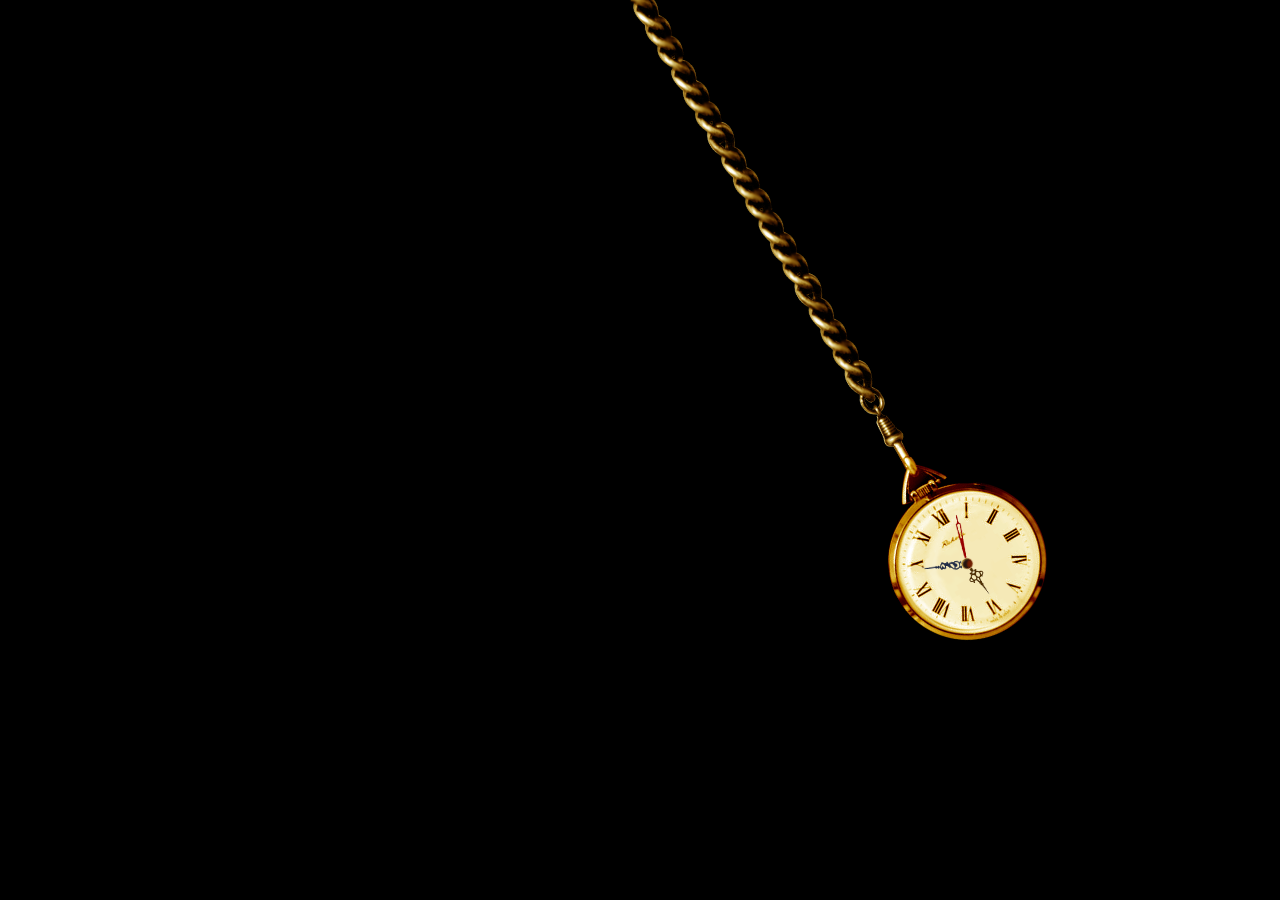
<file: cuimian/index.html>
<!DOCTYPE html>
<html>
<head>
    <meta charset="utf-8">
    <title>催眠表</title>
<style type="text/css">
*{
	margin: 0;
	padding: 0;
}
body{
	background: #000;
}
@-webkit-keyframes rotate{
	to{
		-webkit-transform: rotate(30deg);
	}
}
@-ms-keyframes rotate{
	to{
		-ms-transform: rotate(30deg);
	}
}
@-moz-keyframes rotate{
	to{
		-moz-transform: rotate(30deg);
	}
}
@-o-keyframes rotate{
	to{
		-o-transform: rotate(30deg);
	}
}
@keyframes rotate{
	to{
		transform: rotate(30deg);
	}
}
.clock{
	-webkit-transform-origin: center top;
	-ms-transform-origin: center top;
	-moz-transform-origin: center top;
	-o-transform-origin: center top;
	transform-origin: center top;
	-webkit-transform: rotate(-30deg);
	-ms-transform: rotate(-30deg);
	-moz-transform: rotate(-30deg);
	-o-transform: rotate(-30deg);
	transform: rotate(-30deg);
	display: block;
	width: 200px;
	height:737px;
	margin: 0 auto;
	background: url(img/2.png) center no-repeat;
	background-size: 100% 100%;
	-webkit-animation: rotate 1.5s ease-in-out alternate infinite;
	-ms-animation: rotate 1.5s ease-in-out alternate infinite;
	-moz-animation: rotate 1.5s ease-in-out alternate infinite;
	-o-animation: rotate 1.5s ease-in-out alternate infinite;
	animation: rotate 1.5s ease-in-out alternate infinite;
	position: relative;
	margin-top: -5px;
}
.circle{
	width: 72%;
	height: 144px;
	position: absolute;
	bottom: 9px;
	left: 27px;
	border-radius: 200px;
}
.circlecenter{
	position: absolute;
	left: 50%;
	top: 50%;
	margin-left: -6px;
	margin-top: -6px;
	width: 12px;
	height: 12px;
	background: url(img/3.png) no-repeat center;
	background-size: 100% 100%;
	z-index: 5;
}
.shizhen{
	width: 16px;
	height: 38px;
	background: url(img/shizhen.png) center no-repeat;
	background-size: 100% 100%;
	position: absolute;
	left: 64px;
	top: 34px;
	-webkit-transform-origin: center bottom;
	-ms-transform-origin: center bottom;
	-moz-transform-origin: center bottom;
	-o-transform-origin: center bottom;
	transform-origin: center bottom;
	-webkit-animation: shizhen 43200s linear infinite;
	-ms-animation: shizhen 43200s linear infinite;
	-moz-animation: shizhen 43200s linear infinite;
	-o-animation: shizhen 43200s linear infinite;
	animation: shizhen 43200s linear infinite;
	-webkit-transform: rotate(0deg);
	-ms-transform: rotate(0deg);
	-moz-transform: rotate(0deg);
	-o-transform: rotate(0deg);
	transform: rotate(0deg);
	z-index: 2;
}
@-webkit-keyframes shizhen{
	to{-webkit-transform: rotate(360deg);}
}
@-ms-keyframes shizhen{
	to{-ms-transform: rotate(360deg);}
}
@-moz-keyframes shizhen{
	to{-moz-transform: rotate(360deg);}
}
@-o-keyframes shizhen{
	to{-o-transform: rotate(360deg);}
}
@keyframes shizhen{
	to{transform: rotate(360deg);}
}
.fenzhen{
	width: 9px;
	height: 44px;
	background: url(img/fenzhen.png) center no-repeat;
	background-size: 100% 100%;
	position: absolute;
	left: 68px;
	top: 29px;
	-webkit-transform-origin: center bottom;
	-ms-transform-origin: center bottom;
	-moz-transform-origin: center bottom;
	-o-transform-origin: center bottom;
	transform-origin: center bottom;
	-webkit-animation: shizhen 3600s linear infinite;
	-ms-animation: shizhen 3600s linear infinite;
	-moz-animation: shizhen 3600s linear infinite;
	-o-animation: shizhen 3600s linear infinite;
	animation: shizhen 3600s linear infinite;
	-webkit-transform: rotate(0deg);
	-ms-transform: rotate(0deg);
	-moz-transform: rotate(0deg);
	-o-transform: rotate(0deg);
	transform: rotate(0deg);
	z-index: 3;
}
.miaozhen{
	width: 5px;
	height: 50px;
	background: url(img/miaozhen.png) center no-repeat;
	background-size: 100% 100%;
	position: absolute;
	left: 69px;
	top: 22px;
	-webkit-transform-origin: center bottom;
	-ms-transform-origin: center bottom;
	-moz-transform-origin: center bottom;
	-o-transform-origin: center bottom;
	transform-origin: center bottom;
	-webkit-transform: rotate(0deg);
	-ms-transform: rotate(0deg);
	-moz-transform: rotate(0deg);
	-o-transform: rotate(0deg);
	transform: rotate(0deg);
	z-index: 4;
}
audio{
	display: none;
}
</style>

<script src="js/jquery.js" type="text/javascript"></script>
</head>
<body>

<div class="clock">
	<div class="circle">
		<div class="circlecenter"></div>
		<div class="miaozhen"></div>
		<div class="fenzhen"></div>
		<div class="shizhen"></div>
	</div>
</div>

<audio src="img/miao.mp3"></audio>

<script type="text/javascript">
var ad=$('audio')[0];
ad.play();
setInterval(function(){
	ad.play();
},1000);
var myTime=new Date();
var houre=myTime.getHours();
var minutes=myTime.getMinutes();
var seconds=myTime.getSeconds();
console.log(houre);
console.log(minutes);
console.log(seconds);
var miao=seconds;
var mz=$('.miaozhen');
setInterval(function(){
	if(miao==59){
		miao=0;
		mz.css({
			'-webkit-transform': 'rotate(0deg)',
			'-ms-transform': 'rotate(0deg)',
			'-moz-transform': 'rotate(0deg)',
			'-o-transform': 'rotate(0deg)',
			'transform': 'rotate(0deg)'
		})
	}else{
		miao++;
		miaodu=miao*6;
		mz.css({
			'-webkit-transform': 'rotate('+miaodu+'deg)',
			'-ms-transform': 'rotate('+miaodu+'deg)',
			'-moz-transform': 'rotate('+miaodu+'deg)',
			'-o-transform': 'rotate('+miaodu+'deg)',
			'transform': 'rotate('+miaodu+'deg)'
		})
	}
},1000);
var minutesdeg=parseInt(minutes*6)+parseInt(seconds/10);
$('.fenzhen').css({
	'-webkit-transform': 'rotate('+minutesdeg+'deg)',
	'-ms-transform': 'rotate('+minutesdeg+'deg)',
	'-moz-transform': 'rotate('+minutesdeg+'deg)',
	'-o-transform': 'rotate('+minutesdeg+'deg)',
	'transform': 'rotate('+minutesdeg+'deg)'
})
var houredeg=parseInt(houre%12*30)+parseInt(minutes/2);
$('.shizhen').css({
	'-webkit-transform': 'rotate('+houredeg+'deg)',
	'-ms-transform': 'rotate('+houredeg+'deg)',
	'-moz-transform': 'rotate('+houredeg+'deg)',
	'-o-transform': 'rotate('+houredeg+'deg)',
	'transform': 'rotate('+houredeg+'deg)'
})
</script>

</body>
</html>
</file>
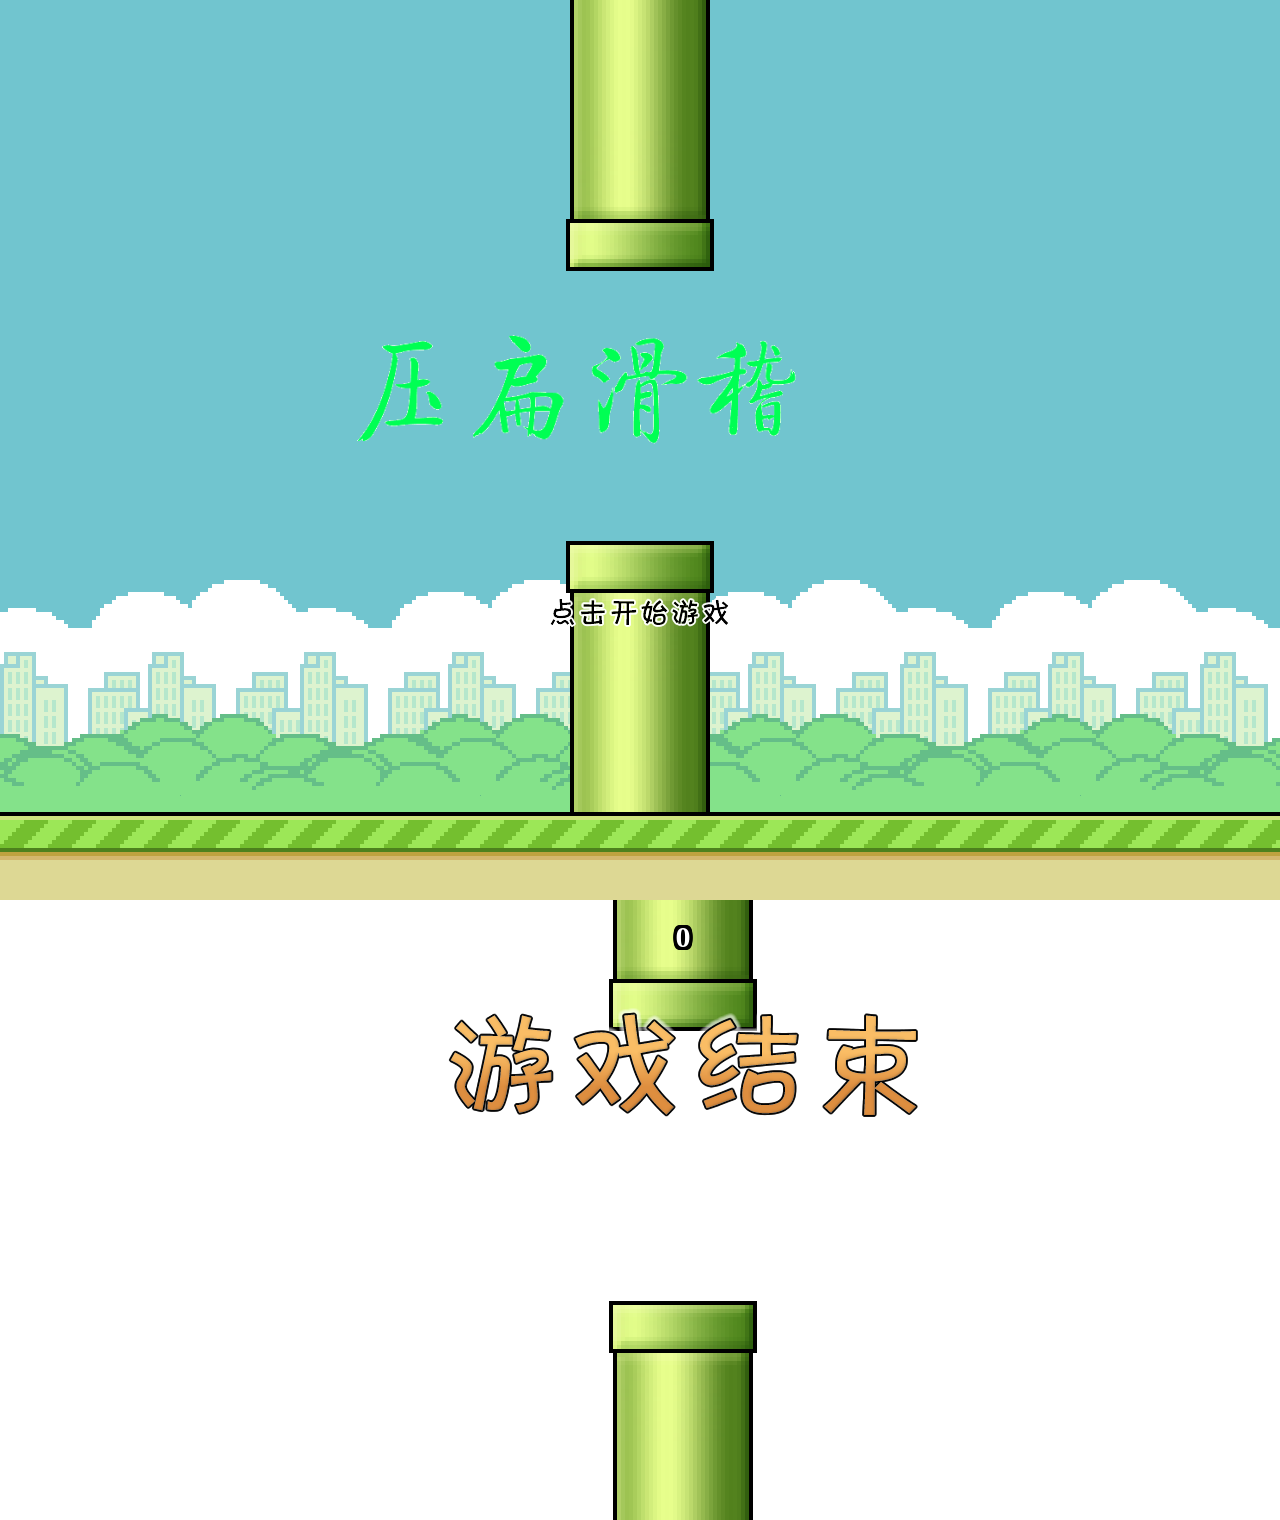
<file: huaji/index.html>
<html xmlns="http://www.w3.org/1999/xhtml">

<head>
 
<meta http-equiv="Content-Type" content="text/html; charset=UTF-8">

<title>压扁滑稽</title>
<meta property="og:type" content="website">

<meta property="og:title" content="Squishy Bird">

<meta property="og:site_name" content="Squishy Birds">

<meta property="og:image" content="./src/wav/fbthumb.jpg">

<meta name="viewport" content="user-scalable=no, initial-scale=0.5, width=610, height=1024">

<link rel="image_src" href="./src/wav/fbthumb.jpg">

</head>

<body style="margin: 0px; overflow: hidden;-moz-user-select: none;-webkit-user-select: none;user-select: none;"  >

<div id="lgd" style="width: 300px; height: 64px; position: absolute; left: 533px; top: 301px; font-family: Verdana; font-size: 16px; font-weight: bold; text-align: center;">Loading...</div>

<script type="text/javascript" src="./src/squishybird.js"></script>

<div style="overflow: hidden; position: relative; width: 1366px; height: 620px;">

  <canvas width="1366" height="620"></canvas>

  <img src="./src/wav/pipe1.png" width="148" height="1664" style="position: absolute; left: 609px; top: -1533px; z-index: 420;"><img src="./src/wav/pipe2.png" width="148" height="1664" style="position: absolute; left: 609px; top: 400.9999999999999px; z-index: 420;">

  <canvas width="1366" height="88" style="position: absolute; z-index: 31337; left: 0px; top: 532px;"></canvas>

  <canvas width="1366" height="256" style="position: absolute; z-index: 60; left: 0px; top: 276px;"></canvas>

  <canvas width="1366" height="216" style="position: absolute; z-index: 61; left: 0px; top: 316px;"></canvas>

  <img src="./src/wav/logo.png" style="position: absolute; opacity: 0; z-index: 42069; left: 370px; top: 174px; display: none;"><img src="./src/wav/gameover.png" style="position: absolute; opacity: 1; z-index: 42069; left: 370px; top: 93px; display: inline;"><img src="./src/wav/clicktostart.png" style="position: absolute; opacity: 0; z-index: 42070; left: 514px; top: 435px; display: none;">


  <div style="width: 300px; height: 50px; position: absolute; text-align: center; font-family: Verdana; font-weight: bold; font-size: 30px; color: rgb(0, 0, 0); z-index: 88887; -webkit-user-select: none; left: 536px; top: 23px;">0</div>

  <div style="width: 300px; height: 50px; position: absolute; text-align: center; font-family: Verdana; font-weight: bold; font-size: 30px; color: rgb(0, 0, 0); z-index: 88887; -webkit-user-select: none; left: 536px; top: 22px;">0</div>

  <div style="width: 300px; height: 50px; position: absolute; text-align: center; font-family: Verdana; font-weight: bold; font-size: 30px; color: rgb(0, 0, 0); z-index: 88887; -webkit-user-select: none; left: 536px; top: 21px;">0</div>

  <div style="width: 300px; height: 50px; position: absolute; text-align: center; font-family: Verdana; font-weight: bold; font-size: 30px; color: rgb(0, 0, 0); z-index: 88887; -webkit-user-select: none; left: 536px; top: 20px;">0</div>

  <div style="width: 300px; height: 50px; position: absolute; text-align: center; font-family: Verdana; font-weight: bold; font-size: 30px; color: rgb(0, 0, 0); z-index: 88887; -webkit-user-select: none; left: 536px; top: 19px;">0</div>

  <div style="width: 300px; height: 50px; position: absolute; text-align: center; font-family: Verdana; font-weight: bold; font-size: 30px; color: rgb(0, 0, 0); z-index: 88887; -webkit-user-select: none; left: 536px; top: 18px;">0</div>

  <div style="width: 300px; height: 50px; position: absolute; text-align: center; font-family: Verdana; font-weight: bold; font-size: 30px; color: rgb(0, 0, 0); z-index: 88887; -webkit-user-select: none; left: 536px; top: 17px;">0</div>

  <div style="width: 300px; height: 50px; position: absolute; text-align: center; font-family: Verdana; font-weight: bold; font-size: 30px; color: rgb(0, 0, 0); z-index: 88887; -webkit-user-select: none; left: 535px; top: 23px;">0</div>

  <div style="width: 300px; height: 50px; position: absolute; text-align: center; font-family: Verdana; font-weight: bold; font-size: 30px; color: rgb(0, 0, 0); z-index: 88887; -webkit-user-select: none; left: 535px; top: 22px;">0</div>

  <div style="width: 300px; height: 50px; position: absolute; text-align: center; font-family: Verdana; font-weight: bold; font-size: 30px; color: rgb(0, 0, 0); z-index: 88887; -webkit-user-select: none; left: 535px; top: 21px;">0</div>

  <div style="width: 300px; height: 50px; position: absolute; text-align: center; font-family: Verdana; font-weight: bold; font-size: 30px; color: rgb(0, 0, 0); z-index: 88887; -webkit-user-select: none; left: 535px; top: 20px;">0</div>

  <div style="width: 300px; height: 50px; position: absolute; text-align: center; font-family: Verdana; font-weight: bold; font-size: 30px; color: rgb(0, 0, 0); z-index: 88887; -webkit-user-select: none; left: 535px; top: 19px;">0</div>

  <div style="width: 300px; height: 50px; position: absolute; text-align: center; font-family: Verdana; font-weight: bold; font-size: 30px; color: rgb(0, 0, 0); z-index: 88887; -webkit-user-select: none; left: 535px; top: 18px;">0</div>

  <div style="width: 300px; height: 50px; position: absolute; text-align: center; font-family: Verdana; font-weight: bold; font-size: 30px; color: rgb(0, 0, 0); z-index: 88887; -webkit-user-select: none; left: 535px; top: 17px;">0</div>

  <div style="width: 300px; height: 50px; position: absolute; text-align: center; font-family: Verdana; font-weight: bold; font-size: 30px; color: rgb(0, 0, 0); z-index: 88887; -webkit-user-select: none; left: 534px; top: 23px;">0</div>

  <div style="width: 300px; height: 50px; position: absolute; text-align: center; font-family: Verdana; font-weight: bold; font-size: 30px; color: rgb(0, 0, 0); z-index: 88887; -webkit-user-select: none; left: 534px; top: 22px;">0</div>

  <div style="width: 300px; height: 50px; position: absolute; text-align: center; font-family: Verdana; font-weight: bold; font-size: 30px; color: rgb(0, 0, 0); z-index: 88887; -webkit-user-select: none; left: 534px; top: 21px;">0</div>

  <div style="width: 300px; height: 50px; position: absolute; text-align: center; font-family: Verdana; font-weight: bold; font-size: 30px; color: rgb(0, 0, 0); z-index: 88887; -webkit-user-select: none; left: 534px; top: 20px;">0</div>

  <div style="width: 300px; height: 50px; position: absolute; text-align: center; font-family: Verdana; font-weight: bold; font-size: 30px; color: rgb(0, 0, 0); z-index: 88887; -webkit-user-select: none; left: 534px; top: 19px;">0</div>

  <div style="width: 300px; height: 50px; position: absolute; text-align: center; font-family: Verdana; font-weight: bold; font-size: 30px; color: rgb(0, 0, 0); z-index: 88887; -webkit-user-select: none; left: 534px; top: 18px;">0</div>

  <div style="width: 300px; height: 50px; position: absolute; text-align: center; font-family: Verdana; font-weight: bold; font-size: 30px; color: rgb(0, 0, 0); z-index: 88887; -webkit-user-select: none; left: 534px; top: 17px;">0</div>

  <div style="width: 300px; height: 50px; position: absolute; text-align: center; font-family: Verdana; font-weight: bold; font-size: 30px; color: rgb(0, 0, 0); z-index: 88887; -webkit-user-select: none; left: 533px; top: 23px;">0</div>

  <div style="width: 300px; height: 50px; position: absolute; text-align: center; font-family: Verdana; font-weight: bold; font-size: 30px; color: rgb(0, 0, 0); z-index: 88887; -webkit-user-select: none; left: 533px; top: 22px;">0</div>

  <div style="width: 300px; height: 50px; position: absolute; text-align: center; font-family: Verdana; font-weight: bold; font-size: 30px; color: rgb(0, 0, 0); z-index: 88887; -webkit-user-select: none; left: 533px; top: 21px;">0</div>

  <div style="width: 300px; height: 50px; position: absolute; text-align: center; font-family: Verdana; font-weight: bold; font-size: 30px; color: rgb(255, 255, 255); z-index: 88888; -webkit-user-select: none; left: 533px; top: 20px;">0</div>

  <div style="width: 300px; height: 50px; position: absolute; text-align: center; font-family: Verdana; font-weight: bold; font-size: 30px; color: rgb(0, 0, 0); z-index: 88887; -webkit-user-select: none; left: 533px; top: 19px;">0</div>

  <div style="width: 300px; height: 50px; position: absolute; text-align: center; font-family: Verdana; font-weight: bold; font-size: 30px; color: rgb(0, 0, 0); z-index: 88887; -webkit-user-select: none; left: 533px; top: 18px;">0</div>

  <div style="width: 300px; height: 50px; position: absolute; text-align: center; font-family: Verdana; font-weight: bold; font-size: 30px; color: rgb(0, 0, 0); z-index: 88887; -webkit-user-select: none; left: 533px; top: 17px;">0</div>

  <div style="width: 300px; height: 50px; position: absolute; text-align: center; font-family: Verdana; font-weight: bold; font-size: 30px; color: rgb(0, 0, 0); z-index: 88887; -webkit-user-select: none; left: 532px; top: 23px;">0</div>

  <div style="width: 300px; height: 50px; position: absolute; text-align: center; font-family: Verdana; font-weight: bold; font-size: 30px; color: rgb(0, 0, 0); z-index: 88887; -webkit-user-select: none; left: 532px; top: 22px;">0</div>

  <div style="width: 300px; height: 50px; position: absolute; text-align: center; font-family: Verdana; font-weight: bold; font-size: 30px; color: rgb(0, 0, 0); z-index: 88887; -webkit-user-select: none; left: 532px; top: 21px;">0</div>

  <div style="width: 300px; height: 50px; position: absolute; text-align: center; font-family: Verdana; font-weight: bold; font-size: 30px; color: rgb(0, 0, 0); z-index: 88887; -webkit-user-select: none; left: 532px; top: 20px;">0</div>

  <div style="width: 300px; height: 50px; position: absolute; text-align: center; font-family: Verdana; font-weight: bold; font-size: 30px; color: rgb(0, 0, 0); z-index: 88887; -webkit-user-select: none; left: 532px; top: 19px;">0</div>

  <div style="width: 300px; height: 50px; position: absolute; text-align: center; font-family: Verdana; font-weight: bold; font-size: 30px; color: rgb(0, 0, 0); z-index: 88887; -webkit-user-select: none; left: 532px; top: 18px;">0</div>

  <div style="width: 300px; height: 50px; position: absolute; text-align: center; font-family: Verdana; font-weight: bold; font-size: 30px; color: rgb(0, 0, 0); z-index: 88887; -webkit-user-select: none; left: 532px; top: 17px;">0</div>

  <div style="width: 300px; height: 50px; position: absolute; text-align: center; font-family: Verdana; font-weight: bold; font-size: 30px; color: rgb(0, 0, 0); z-index: 88887; -webkit-user-select: none; left: 531px; top: 23px;">0</div>

  <div style="width: 300px; height: 50px; position: absolute; text-align: center; font-family: Verdana; font-weight: bold; font-size: 30px; color: rgb(0, 0, 0); z-index: 88887; -webkit-user-select: none; left: 531px; top: 22px;">0</div>

  <div style="width: 300px; height: 50px; position: absolute; text-align: center; font-family: Verdana; font-weight: bold; font-size: 30px; color: rgb(0, 0, 0); z-index: 88887; -webkit-user-select: none; left: 531px; top: 21px;">0</div>

  <div style="width: 300px; height: 50px; position: absolute; text-align: center; font-family: Verdana; font-weight: bold; font-size: 30px; color: rgb(0, 0, 0); z-index: 88887; -webkit-user-select: none; left: 531px; top: 20px;">0</div>

  <div style="width: 300px; height: 50px; position: absolute; text-align: center; font-family: Verdana; font-weight: bold; font-size: 30px; color: rgb(0, 0, 0); z-index: 88887; -webkit-user-select: none; left: 531px; top: 19px;">0</div>

  <div style="width: 300px; height: 50px; position: absolute; text-align: center; font-family: Verdana; font-weight: bold; font-size: 30px; color: rgb(0, 0, 0); z-index: 88887; -webkit-user-select: none; left: 531px; top: 18px;">0</div>

  <div style="width: 300px; height: 50px; position: absolute; text-align: center; font-family: Verdana; font-weight: bold; font-size: 30px; color: rgb(0, 0, 0); z-index: 88887; -webkit-user-select: none; left: 531px; top: 17px;">0</div>

  <div style="width: 300px; height: 50px; position: absolute; text-align: center; font-family: Verdana; font-weight: bold; font-size: 30px; color: rgb(0, 0, 0); z-index: 88887; -webkit-user-select: none; left: 530px; top: 23px;">0</div>

  <div style="width: 300px; height: 50px; position: absolute; text-align: center; font-family: Verdana; font-weight: bold; font-size: 30px; color: rgb(0, 0, 0); z-index: 88887; -webkit-user-select: none; left: 530px; top: 22px;">0</div>

  <div style="width: 300px; height: 50px; position: absolute; text-align: center; font-family: Verdana; font-weight: bold; font-size: 30px; color: rgb(0, 0, 0); z-index: 88887; -webkit-user-select: none; left: 530px; top: 21px;">0</div>

  <div style="width: 300px; height: 50px; position: absolute; text-align: center; font-family: Verdana; font-weight: bold; font-size: 30px; color: rgb(0, 0, 0); z-index: 88887; -webkit-user-select: none; left: 530px; top: 20px;">0</div>

  <div style="width: 300px; height: 50px; position: absolute; text-align: center; font-family: Verdana; font-weight: bold; font-size: 30px; color: rgb(0, 0, 0); z-index: 88887; -webkit-user-select: none; left: 530px; top: 19px;">0</div>

  <div style="width: 300px; height: 50px; position: absolute; text-align: center; font-family: Verdana; font-weight: bold; font-size: 30px; color: rgb(0, 0, 0); z-index: 88887; -webkit-user-select: none; left: 530px; top: 18px;">0</div>

  <div style="width: 300px; height: 50px; position: absolute; text-align: center; font-family: Verdana; font-weight: bold; font-size: 30px; color: rgb(0, 0, 0); z-index: 88887; -webkit-user-select: none; left: 530px; top: 17px;">0</div>

  <canvas width="150" height="150" style="z-index: 69; position: absolute; left: 880.7973799593747px; top: 288.1699138371274px;"></canvas>

  <canvas width="150" height="150" style="z-index: 69; position: absolute; left: 94.18296936130267px; top: 175.22475277371694px;"></canvas>

  <canvas width="150" height="150" style="z-index: 69; position: absolute; left: 147.39346598794316px; top: 196.6628938429057px;"></canvas>

  <canvas width="150" height="150" style="z-index: 69; position: absolute; left: -235.79706690685066px; top: -486.7269952782424px;"></canvas>

</div>

<audio src="./src/wav/flap.wav"></audio>

<audio src="./src/wav/flap.wav"></audio>

<audio src="./src/wav/flap.wav"></audio>

<audio src="./src/wav/flap.wav"></audio>

<audio src="./src/wav/flap.wav"></audio>

<audio src="./src/wav/slide.wav"></audio>

<audio src="./src/wav/slide.wav"></audio>

<audio src="./src/wav/slide.wav"></audio>

<audio src="./src/wav/clang.wav"></audio>

<audio src="./src/wav/clang.wav"></audio>

<audio src="./src/wav/clang.wav"></audio>

<audio src="./src/wav/coin.wav"></audio>

<audio src="./src/wav/coin.wav"></audio>

<audio src="./src/wav/coin.wav"></audio>

<audio src="./src/wav/coin2.wav"></audio>

<audio src="./src/wav/coin2.wav"></audio>

<audio src="./src/wav/coin2.wav"></audio>

<audio src="./src/wav/coin3.wav"></audio>

<audio src="./src/wav/coin3.wav"></audio>

<audio src="./src/wav/coin3.wav"></audio>

<audio src="./src/wav/coin4.wav"></audio>

<audio src="./src/wav/coin4.wav"></audio>

<audio src="./src/wav/coin4.wav"></audio>

<audio src="./src/wav/kick.wav"></audio>

<audio src="./src/wav/kick.wav"></audio>

<audio src="./src/wav/kick.wav"></audio>

<audio src="./src/wav/kick.wav"></audio>

<audio src="./src/wav/kick.wav"></audio>

<audio src="./src/wav/kick2.wav"></audio>

<audio src="./src/wav/kick2.wav"></audio>

<audio src="./src/wav/kick2.wav"></audio>

<audio src="./src/wav/kick2.wav"></audio>

<audio src="./src/wav/kick2.wav"></audio>

<audio src="./src/wav/kick3.wav"></audio>

<audio src="./src/wav/kick3.wav"></audio>

<audio src="./src/wav/kick3.wav"></audio>

<audio src="./src/wav/kick3.wav"></audio>

<audio src="./src/wav/kick3.wav"></audio>

<audio src="./src/wav/kick4.wav"></audio>

<audio src="./src/wav/kick4.wav"></audio>

<audio src="./src/wav/kick4.wav"></audio>

<audio src="./src/wav/kick4.wav"></audio>

<audio src="./src/wav/kick4.wav"></audio>

<audio src="./src/wav/kick5.wav"></audio>

<audio src="./src/wav/kick5.wav"></audio>

<audio src="./src/wav/kick5.wav"></audio>

<audio src="./src/wav/kick5.wav"></audio>

<audio src="./src/wav/kick5.wav"></audio>

<audio src="./src/wav/squish1.wav"></audio>

<audio src="./src/wav/squish1.wav"></audio>

<audio src="./src/wav/squish1.wav"></audio>

<audio src="./src/wav/squish2.wav"></audio>

<audio src="./src/wav/squish2.wav"></audio>


</body>

</html>
</file>
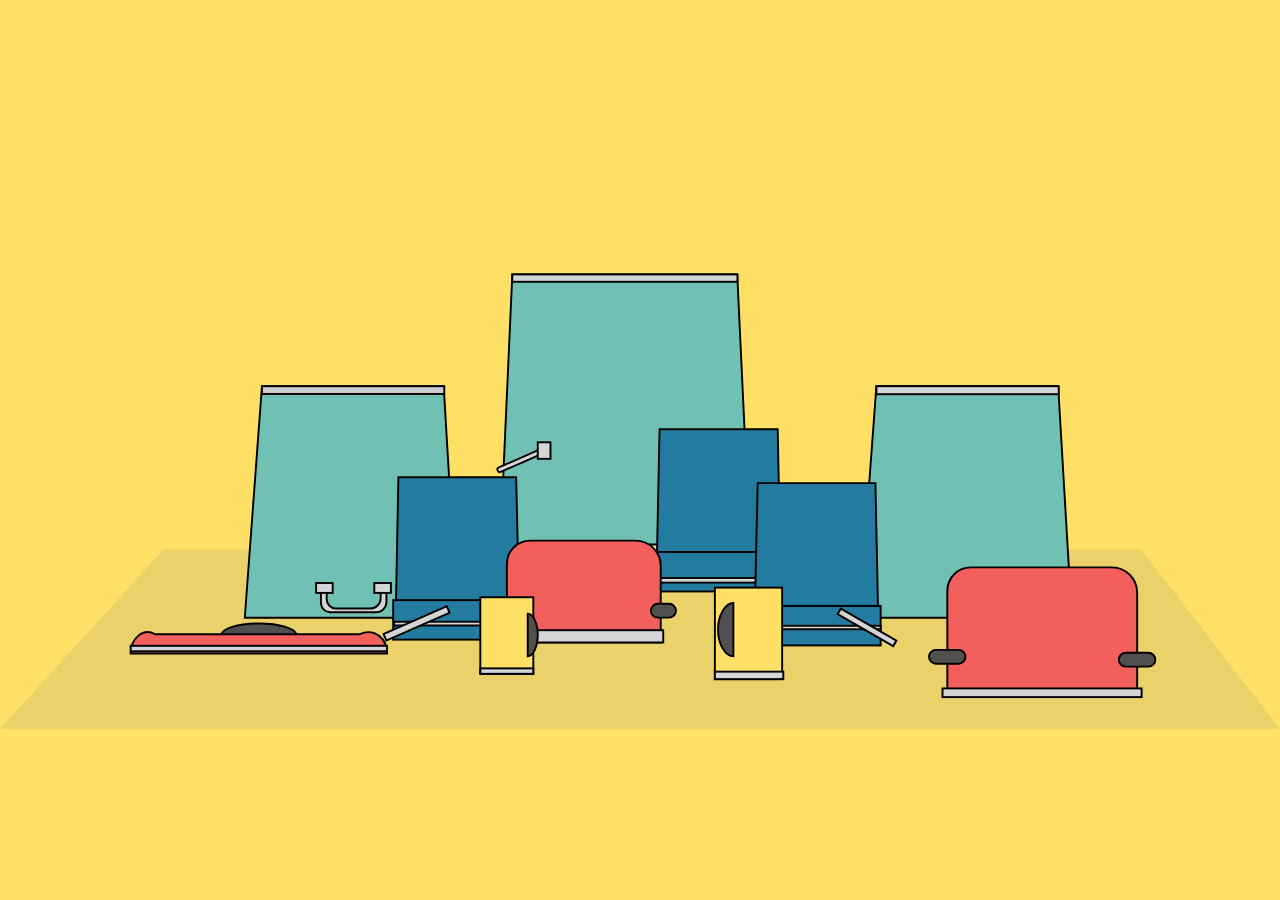
<file: shuitong/index.html>
<!doctype html>
<html lang="zh">
<head>
<meta charset="UTF-8">
<meta http-equiv="X-UA-Compatible" content="IE=edge,chrome=1"> 
<meta name="viewport" content="width=device-width, initial-scale=1.0">
<title>bucket Drums</title>

<link rel="stylesheet" type="text/css" href="css/normalize.css" />
<link rel="stylesheet" type="text/css" href="css/style.css">

</head>
<body>

	<svg id="bucketdrums" xmlns="http://www.w3.org/2000/svg" viewBox="0 0 664.1 289.4">
	  <title>bucketdrums</title>
	  <polygon points="664.2 289.6 -0.2 289.6 84.8 196.5 592.1 196.5 664.2 289.6" fill="#7c7c7c" opacity="0.15"/>
	  <g id="can-2">
		<polygon id="can-2-body" points="389.1 193.7 259.5 193.7 265.8 53.6 382.5 53.6 389.1 193.7" fill="#70c1b3" stroke="#000" stroke-miterlimit="10"/>
		<rect id="can-2-rim" x="265.8" y="53.6" width="116.8" height="3.82" fill="#d4d5d6" stroke="#000" stroke-miterlimit="10"/>
		<rect id="can-2-handle" x="257.2" y="149" width="24.7" height="2.49" rx="1.2" ry="1.2" transform="translate(-37.7 121.2) rotate(-23.7)" fill="#d4d5d6" stroke="#000" stroke-miterlimit="10"/>
		<rect id="can-2-handle-joint" x="279" y="140.7" width="6.6" height="8.58" fill="#d4d5d6" stroke="#000" stroke-miterlimit="10"/>
	  </g>
	  <g id="bucket-2">
		<polygon id="bucket-2-body" points="405 211.5 340.6 211.5 342.2 133.9 403.5 133.9 405 211.5" fill="#247ba0" stroke="#000" stroke-miterlimit="10"/>
		<rect id="bucket-2-rim" x="339.4" y="197.6" width="66.7" height="20.49" fill="#247ba0" stroke="#000" stroke-miterlimit="10"/>
		<rect id="bucket-2-detail" x="340.6" y="211.1" width="65.5" height="2.41" fill="#d4d5d6" stroke="#000" stroke-miterlimit="10"/>
	  </g>
	  <g id="can-3">
		<polygon id="can-3-body" points="556.1 231.7 445.8 231.7 454.7 111.6 549 111.6 556.1 231.7" fill="#70c1b3" stroke="#000" stroke-miterlimit="10"/>
		<rect id="can-3-rim" x="454.7" y="111.6" width="94.6" height="4.15" fill="#d4d5d6" stroke="#000" stroke-miterlimit="10"/>
	  </g>
	  <g id="can-1">
		<polygon id="can-1-body" points="237.3 231.7 127 231.7 135.9 111.6 230.2 111.6 237.3 231.7" fill="#70c1b3" stroke="#000" stroke-miterlimit="10"/>
		<rect id="can-1-rim" x="135.9" y="111.6" width="94.6" height="4.04" fill="#ccc" stroke="#000" stroke-miterlimit="10"/>
		<g id="can-1-handle">
		  <path d="M197.5,216.9v4.8a5.3,5.3,0,0,1-5.3,5.2H174.1a4.8,4.8,0,0,1-4.6-4.9v-5.1h-3V224a4.9,4.9,0,0,0,4.7,4.9h23.9a5.4,5.4,0,0,0,5.4-5.2v-6.8h-3Z" fill="#d4d5d6" stroke="#000" stroke-miterlimit="10"/>
		  <rect x="164" y="213.7" width="8.6" height="5.14" fill="#d4d5d6" stroke="#000" stroke-miterlimit="10"/>
		  <rect x="194.2" y="213.7" width="8.6" height="5.14" fill="#d4d5d6" stroke="#000" stroke-miterlimit="10"/>
		</g>
	  </g>
	  <g id="bucket-3">
		<polygon id="bucket-3-body" points="455.8 239.5 391.4 239.5 393.1 161.9 454.2 161.9 455.8 239.5" fill="#247ba0" stroke="#000" stroke-miterlimit="10"/>
		<rect id="bucket-3-rim" x="390.2" y="225.6" width="66.7" height="20.49" fill="#247ba0" stroke="#000" stroke-miterlimit="10"/>
		<rect id="bucket-3-detail" x="391.4" y="235.9" width="65.5" height="1.8" fill="#d4d5d6" stroke="#000" stroke-miterlimit="10"/>
		<rect id="bucket-3-handle" x="431.5" y="234.1" width="33.1" height="3.33" transform="matrix(0.87, 0.5, -0.5, 0.87, 177.92, -192.42)" fill="#d4d5d6" stroke="#000" stroke-miterlimit="10"/>
	  </g>
	  <g id="bucket-1">
		<polygon id="bucket-1-body" points="269.6 236.4 205.2 236.4 206.7 158.8 267.8 158.8 269.6 236.4" fill="#247ba0" stroke="#000" stroke-miterlimit="10"/>
		<rect id="bucket-1-rim" x="204" y="222.6" width="66.7" height="20.49" fill="#247ba0" stroke="#000" stroke-miterlimit="10"/>
		<rect id="bucket-1-detail" x="204.5" y="233.8" width="65.6" height="1.94" fill="#d4d5d6" stroke="#000" stroke-miterlimit="10"/>
		<rect id="bucket-1-handle" x="198.3" y="232.7" width="35.8" height="3.66" transform="translate(-76.1 106.8) rotate(-23.7)" fill="#d4d5d6" stroke="#000" stroke-miterlimit="10"/>
	  </g>
	  <g id="pot-1">
		<path id="pot-1-body" d="M275.1,191.7h54.6a13.1,13.1,0,0,1,13.1,13.1v39.8a0,0,0,0,1,0,0H263a0,0,0,0,1,0,0V203.8A12.1,12.1,0,0,1,275.1,191.7Z" fill="#f25f5c" stroke="#000" stroke-miterlimit="10"/>
		<rect id="pot-1-rim" x="263" y="238.2" width="81.1" height="6.34" fill="#d4d5d6" stroke="#000" stroke-miterlimit="10"/>
		<rect id="pot-1-handle-R" x="337.7" y="224.5" width="13" height="7.18" rx="3.6" ry="3.6" fill="#50514f" stroke="#000" stroke-miterlimit="10"/>
	  </g>
	  <g id="pot-2">
		<path id="pot-2-body" d="M503.6,205.6h73.3A13.1,13.1,0,0,1,590,218.7v52.2a0,0,0,0,1,0,0H491.5a0,0,0,0,1,0,0V217.7A12.1,12.1,0,0,1,503.6,205.6Z" fill="#f25f5c" stroke="#000" stroke-miterlimit="10"/>
		<rect id="pot-2-handle-R" x="580.5" y="249.9" width="18.9" height="7.18" rx="3.6" ry="3.6" fill="#50514f" stroke="#000" stroke-miterlimit="10"/>
		<rect id="pot-2-handle-L" x="482" y="248.4" width="18.9" height="7.18" rx="3.6" ry="3.6" fill="#50514f" stroke="#000" stroke-miterlimit="10"/>
		<rect id="pot-2-rim" x="489" y="268.4" width="103.3" height="4.5" fill="#d4d5d6" stroke="#000" stroke-miterlimit="10"/>
	  </g>
	  <g id="lid-1">
		<ellipse id="lid-1-handle" cx="134.3" cy="240.7" rx="19.5" ry="6" fill="#50514f" stroke="#000" stroke-miterlimit="10"/>
		<path id="lid-1-body" d="M200.8,250.3H67.8c0-7.5,6.1-13.6,12.7-10H186.4c8.3-3.6,14.4,2.5,14.4,10h0Z" fill="#f25f5c" stroke="#000" stroke-miterlimit="10"/>
		<rect id="lid-1-rim" x="67.8" y="246.3" width="133" height="2.82" fill="#d4d5d6" stroke="#000" stroke-miterlimit="10"/>
	  </g>
	  <g id="cup-2">
		<rect id="cup-2-body" x="370.9" y="216.1" width="34.9" height="47.53" fill="#ffe066" stroke="#000" stroke-miterlimit="10"/>
		<rect id="cup-2-rim" x="370.9" y="259.7" width="35.5" height="3.86" fill="#d4d5d6" stroke="#000" stroke-miterlimit="10"/>
		<path id="cup-2-handle" d="M380.5,224.1c-4,0-8,6.2-8,13.8s4,13.8,8,13.8V224.1Z" fill="#50514f" stroke="#000" stroke-miterlimit="10"/>
	  </g>
	  <g id="cup-1">
		<rect id="cup-1-body" x="249.2" y="221.1" width="27.5" height="39.76" fill="#ffe066" stroke="#000" stroke-miterlimit="10"/>
		<rect id="cup-1-rim" x="249.2" y="258" width="27.5" height="2.82" fill="#d4d5d6" stroke="#000" stroke-miterlimit="10"/>
		<path id="cup-1-handle" d="M273.9,251.7c2.7,0,5.1-5,5.1-11.1s-2.5-11-5.2-11v22.1Z" fill="#50514f" stroke="#000" stroke-miterlimit="10"/>
	  </g>

	  <!-- Keyboard Interaction -->
	  <g id="keyboard" class="hidden" opacity="0.5">
		<g id="Key-89">
		  <rect x="67.8" y="252.7" width="12.6" height="12.56" fill="none" stroke="#50514f" stroke-miterlimit="10"/>
		  <text transform="translate(70.8 262.7) scale(1.1 1)" font-size="9.63" fill="#50514f" font-family="Adelle Sans" font-weight="700">Y</text>
		</g>
		<g id="Key-72">
		  <rect x="397.3" y="266.3" width="9.1" height="9.15" fill="none" stroke="#50514f" stroke-miterlimit="10"/>
		  <text transform="translate(399.3 273.6)" font-size="7.02" fill="#50514f" font-family="Adelle Sans" font-weight="700">H</text>
		</g>
		<g id="Key-71">
		  <rect x="248.8" y="263.6" width="10.6" height="10.59" fill="none" stroke="#50514f" stroke-miterlimit="10"/>
		  <text transform="translate(251.3 272)" font-size="8.12" fill="#50514f" font-family="Adelle Sans" font-weight="700">G</text>
		</g>
		<g id="Key-78">
		  <rect x="581.2" y="275.5" width="11.1" height="11.08" fill="none" stroke="#50514f" stroke-miterlimit="10"/>
		  <text transform="translate(582.6 284.7)" font-size="10.69" fill="#50514f" font-family="Adelle Sans" font-weight="700">N</text>
		</g>
		<g id="Key-66">
		  <rect x="325.8" y="247.3" width="17.3" height="17.31" fill="none" stroke="#50514f" stroke-miterlimit="10"/>
		  <text transform="translate(328.7 261.7)" font-size="16.7" fill="#50514f" font-family="Adelle Sans" font-weight="700">B</text>
		</g>
		<g id="Key-76">
		  <rect x="429" y="140.2" width="18.1" height="18.06" fill="none" stroke="#50514f" stroke-miterlimit="10" stroke-width="2"/>
		  <text transform="translate(433.2 155.3)" font-size="17.42" fill="#50514f" font-family="Adelle Sans" font-weight="700">L</text>
		</g>
		<g id="Key-75">
		  <rect x="389.5" y="116.7" width="14" height="14.05" fill="none" stroke="#50514f" stroke-miterlimit="10" stroke-width="2"/>
		  <text transform="translate(391.8 128.4)" font-size="13.55" fill="#50514f" font-family="Adelle Sans" font-weight="700">K</text>
		</g>
		<g id="Key-74">
		  <rect x="237.8" y="139.4" width="16.3" height="16.28" fill="none" stroke="#50514f" stroke-miterlimit="10" stroke-width="2"/>
		  <text transform="translate(241.7 153.5)" font-size="15.71" fill="#50514f" font-family="Adelle Sans" font-weight="700">J</text>
		</g>
		<g id="Key-70">
		  <rect x="513.8" y="72.9" width="34.6" height="34.59" fill="none" stroke="#50514f" stroke-miterlimit="10" stroke-width="3"/>
		  <text transform="translate(520.4 103.2)" font-size="36" fill="#50514f" font-family="Adelle Sans" font-weight="700">F</text>
		</g>
		<g id="Key-68">
		  <rect x="266.8" y="14.9" width="34.6" height="34.59" fill="none" stroke="#50514f" stroke-miterlimit="10" stroke-width="3"/>
		  <text transform="translate(271.4 45.2)" font-size="36" fill="#50514f" font-family="Adelle Sans" font-weight="700">D</text>
		</g>
		<g id="Key-83">
		  <rect x="136.9" y="77.3" width="30.1" height="30.1" fill="none" stroke="#50514f" stroke-miterlimit="10" stroke-width="3"/>
		  <text transform="translate(142.7 103.7)" font-size="31.33" fill="#50514f" font-family="Adelle Sans" font-weight="700">S</text>
		</g>
	  </g>
	</svg>

	<!-- Audio -->
	<audio id="can1-Audio">
		<source src="music/can1.mp3" preload="auto" type="audio/mp3" />
	</audio>
	<audio id="can2-Audio">
		<source src="music/can2.mp3" preload="auto" type="audio/mp3" />
	</audio>
	<audio id="can3-Audio">
		<source src="music/can3.mp3" preload="auto" type="audio/mp3" />
	</audio>
	<audio id="bucket1-Audio">
		<source src="music/bucket1.mp3" preload="auto" type="audio/mp3" />
	</audio>
	<audio id="bucket2-Audio">
		<source src="music/bucket2.mp3" preload="auto" type="audio/mp3" />
	</audio>
	<audio id="bucket3-Audio">
		<source src="music/bucket3.mp3" preload="auto" type="audio/mp3" />
	</audio>
	<audio id="pot1-Audio">
		<source src="music/pot1.mp3" preload="auto" type="audio/mp3" />
	</audio>
	<audio id="pot2-Audio">
		<source src="music/pot2.mp3" preload="auto" type="audio/mp3" />
	</audio>
	<audio id="cup1-Audio">
		<source src="music/cup2.mp3" preload="auto" type="audio/mp3" />
	</audio>
	<audio id="cup2-Audio">
		<source src="music/cup1.mp3" preload="auto" type="audio/mp3" />
	</audio>
	<audio id="lid1-Audio">
		<source src="music/lid1.mp3" preload="auto" type="audio/mp3" />
	</audio>

<script src='js/TweenMax.min.js'></script>
<script type="text/javascript" src="js/index.js"></script>
<div style="text-align:center;">
</div>

</body>
</html>
</body>
</html>
</file>
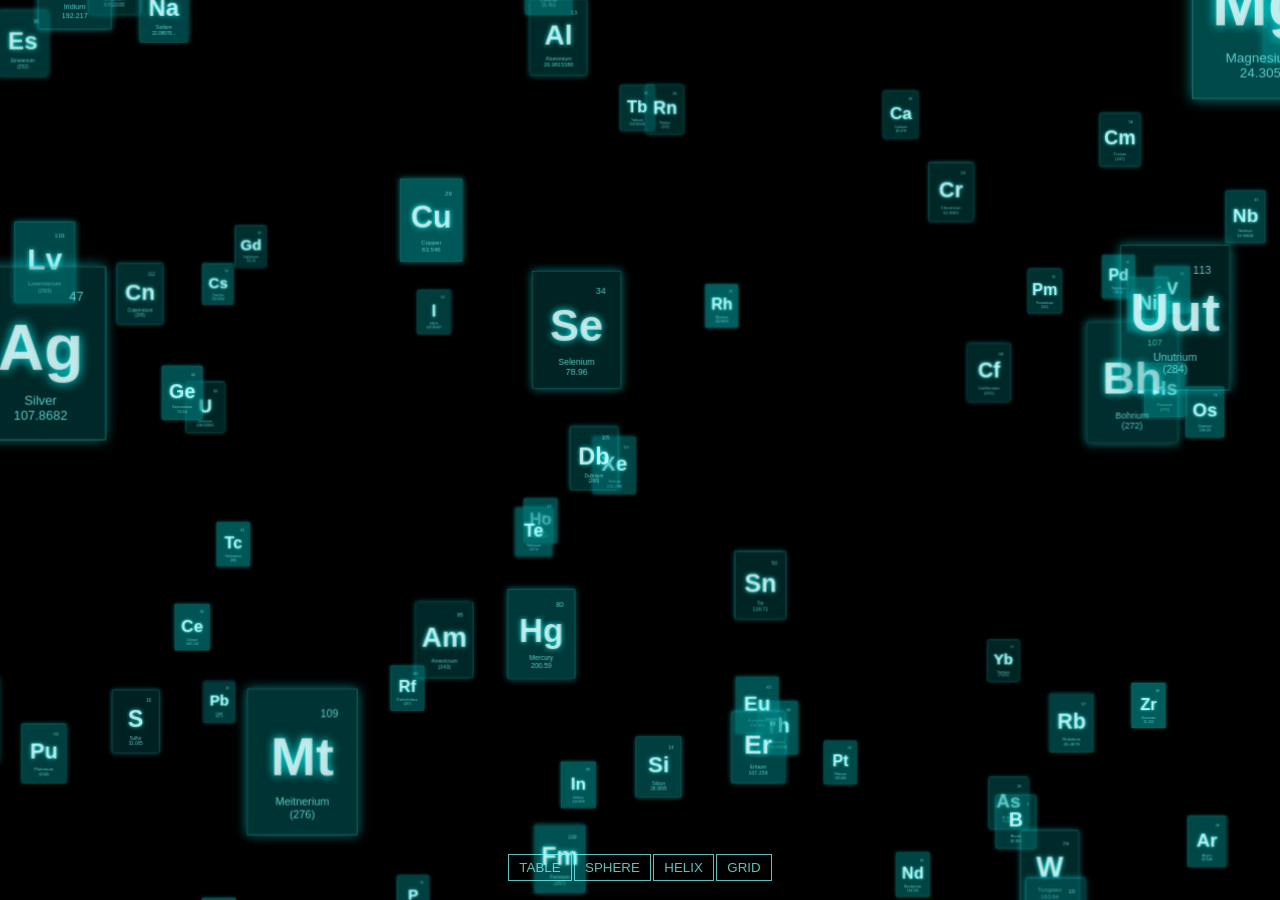
<file: yuansu/index.html>
<!DOCTYPE html>
<html>
<head>
<meta charset="utf-8">
<meta name="viewport" content="width=device-width, user-scalable=no, minimum-scale=1.0, maximum-scale=1.0">
<title>periodic table of elements</title>
<style>
html, body {
	height: 100%;
}

body {
	background-color: #000000;
	margin: 0;
	font-family: Helvetica, sans-serif;;
	overflow: hidden;
}

a {
	color: #ffffff;
}

#info {
	position: absolute;
	width: 100%;
	color: #ffffff;
	padding: 5px;
	font-family: Monospace;
	font-size: 13px;
	font-weight: bold;
	text-align: center;
	z-index: 1;
}

#menu {
	position: absolute;
	bottom: 20px;
	width: 100%;
	text-align: center;
}

.element {
	width: 120px;
	height: 160px;
	box-shadow: 0px 0px 12px rgba(0,255,255,0.5);
	border: 1px solid rgba(127,255,255,0.25);
	text-align: center;
	cursor: default;
}

.element:hover {
	box-shadow: 0px 0px 12px rgba(0,255,255,0.75);
	border: 1px solid rgba(127,255,255,0.75);
}

	.element .number {
		position: absolute;
		top: 20px;
		right: 20px;
		font-size: 12px;
		color: rgba(127,255,255,0.75);
	}

	.element .symbol {
		position: absolute;
		top: 40px;
		left: 0px;
		right: 0px;
		font-size: 60px;
		font-weight: bold;
		color: rgba(255,255,255,0.75);
		text-shadow: 0 0 10px rgba(0,255,255,0.95);
	}

	.element .details {
		position: absolute;
		bottom: 15px;
		left: 0px;
		right: 0px;
		font-size: 12px;
		color: rgba(127,255,255,0.75);
	}

button {
	color: rgba(127,255,255,0.75);
	background: transparent;
	outline: 1px solid rgba(127,255,255,0.75);
	border: 0px;
	padding: 5px 10px;
	cursor: pointer;
}
button:hover {
	background-color: rgba(0,255,255,0.5);
}
button:active {
	color: #000000;
	background-color: rgba(0,255,255,0.75);
}
</style>
</head>
<body>
<script src="js/three.min.js"></script>
<script src="js/tween.min.js"></script>
<script src="js/TrackballControls.js"></script>
<script src="js/CSS3DRenderer.js"></script>

<div id="container"></div>
<div id="menu">
<button id="table">TABLE</button>
<button id="sphere">SPHERE</button>
<button id="helix">HELIX</button>
<button id="grid">GRID</button>
</div>

<script>

var table = [
	"H", "Hydrogen", "1.00794", 1, 1,
	"He", "Helium", "4.002602", 18, 1,
	"Li", "Lithium", "6.941", 1, 2,
	"Be", "Beryllium", "9.012182", 2, 2,
	"B", "Boron", "10.811", 13, 2,
	"C", "Carbon", "12.0107", 14, 2,
	"N", "Nitrogen", "14.0067", 15, 2,
	"O", "Oxygen", "15.9994", 16, 2,
	"F", "Fluorine", "18.9984032", 17, 2,
	"Ne", "Neon", "20.1797", 18, 2,
	"Na", "Sodium", "22.98976...", 1, 3,
	"Mg", "Magnesium", "24.305", 2, 3,
	"Al", "Aluminium", "26.9815386", 13, 3,
	"Si", "Silicon", "28.0855", 14, 3,
	"P", "Phosphorus", "30.973762", 15, 3,
	"S", "Sulfur", "32.065", 16, 3,
	"Cl", "Chlorine", "35.453", 17, 3,
	"Ar", "Argon", "39.948", 18, 3,
	"K", "Potassium", "39.948", 1, 4,
	"Ca", "Calcium", "40.078", 2, 4,
	"Sc", "Scandium", "44.955912", 3, 4,
	"Ti", "Titanium", "47.867", 4, 4,
	"V", "Vanadium", "50.9415", 5, 4,
	"Cr", "Chromium", "51.9961", 6, 4,
	"Mn", "Manganese", "54.938045", 7, 4,
	"Fe", "Iron", "55.845", 8, 4,
	"Co", "Cobalt", "58.933195", 9, 4,
	"Ni", "Nickel", "58.6934", 10, 4,
	"Cu", "Copper", "63.546", 11, 4,
	"Zn", "Zinc", "65.38", 12, 4,
	"Ga", "Gallium", "69.723", 13, 4,
	"Ge", "Germanium", "72.63", 14, 4,
	"As", "Arsenic", "74.9216", 15, 4,
	"Se", "Selenium", "78.96", 16, 4,
	"Br", "Bromine", "79.904", 17, 4,
	"Kr", "Krypton", "83.798", 18, 4,
	"Rb", "Rubidium", "85.4678", 1, 5,
	"Sr", "Strontium", "87.62", 2, 5,
	"Y", "Yttrium", "88.90585", 3, 5,
	"Zr", "Zirconium", "91.224", 4, 5,
	"Nb", "Niobium", "92.90628", 5, 5,
	"Mo", "Molybdenum", "95.96", 6, 5,
	"Tc", "Technetium", "(98)", 7, 5,
	"Ru", "Ruthenium", "101.07", 8, 5,
	"Rh", "Rhodium", "102.9055", 9, 5,
	"Pd", "Palladium", "106.42", 10, 5,
	"Ag", "Silver", "107.8682", 11, 5,
	"Cd", "Cadmium", "112.411", 12, 5,
	"In", "Indium", "114.818", 13, 5,
	"Sn", "Tin", "118.71", 14, 5,
	"Sb", "Antimony", "121.76", 15, 5,
	"Te", "Tellurium", "127.6", 16, 5,
	"I", "Iodine", "126.90447", 17, 5,
	"Xe", "Xenon", "131.293", 18, 5,
	"Cs", "Caesium", "132.9054", 1, 6,
	"Ba", "Barium", "132.9054", 2, 6,
	"La", "Lanthanum", "138.90547", 4, 9,
	"Ce", "Cerium", "140.116", 5, 9,
	"Pr", "Praseodymium", "140.90765", 6, 9,
	"Nd", "Neodymium", "144.242", 7, 9,
	"Pm", "Promethium", "(145)", 8, 9,
	"Sm", "Samarium", "150.36", 9, 9,
	"Eu", "Europium", "151.964", 10, 9,
	"Gd", "Gadolinium", "157.25", 11, 9,
	"Tb", "Terbium", "158.92535", 12, 9,
	"Dy", "Dysprosium", "162.5", 13, 9,
	"Ho", "Holmium", "164.93032", 14, 9,
	"Er", "Erbium", "167.259", 15, 9,
	"Tm", "Thulium", "168.93421", 16, 9,
	"Yb", "Ytterbium", "173.054", 17, 9,
	"Lu", "Lutetium", "174.9668", 18, 9,
	"Hf", "Hafnium", "178.49", 4, 6,
	"Ta", "Tantalum", "180.94788", 5, 6,
	"W", "Tungsten", "183.84", 6, 6,
	"Re", "Rhenium", "186.207", 7, 6,
	"Os", "Osmium", "190.23", 8, 6,
	"Ir", "Iridium", "192.217", 9, 6,
	"Pt", "Platinum", "195.084", 10, 6,
	"Au", "Gold", "196.966569", 11, 6,
	"Hg", "Mercury", "200.59", 12, 6,
	"Tl", "Thallium", "204.3833", 13, 6,
	"Pb", "Lead", "207.2", 14, 6,
	"Bi", "Bismuth", "208.9804", 15, 6,
	"Po", "Polonium", "(209)", 16, 6,
	"At", "Astatine", "(210)", 17, 6,
	"Rn", "Radon", "(222)", 18, 6,
	"Fr", "Francium", "(223)", 1, 7,
	"Ra", "Radium", "(226)", 2, 7,
	"Ac", "Actinium", "(227)", 4, 10,
	"Th", "Thorium", "232.03806", 5, 10,
	"Pa", "Protactinium", "231.0588", 6, 10,
	"U", "Uranium", "238.02891", 7, 10,
	"Np", "Neptunium", "(237)", 8, 10,
	"Pu", "Plutonium", "(244)", 9, 10,
	"Am", "Americium", "(243)", 10, 10,
	"Cm", "Curium", "(247)", 11, 10,
	"Bk", "Berkelium", "(247)", 12, 10,
	"Cf", "Californium", "(251)", 13, 10,
	"Es", "Einstenium", "(252)", 14, 10,
	"Fm", "Fermium", "(257)", 15, 10,
	"Md", "Mendelevium", "(258)", 16, 10,
	"No", "Nobelium", "(259)", 17, 10,
	"Lr", "Lawrencium", "(262)", 18, 10,
	"Rf", "Rutherfordium", "(267)", 4, 7,
	"Db", "Dubnium", "(268)", 5, 7,
	"Sg", "Seaborgium", "(271)", 6, 7,
	"Bh", "Bohrium", "(272)", 7, 7,
	"Hs", "Hassium", "(270)", 8, 7,
	"Mt", "Meitnerium", "(276)", 9, 7,
	"Ds", "Darmstadium", "(281)", 10, 7,
	"Rg", "Roentgenium", "(280)", 11, 7,
	"Cn", "Copernicium", "(285)", 12, 7,
	"Uut", "Unutrium", "(284)", 13, 7,
	"Fl", "Flerovium", "(289)", 14, 7,
	"Uup", "Ununpentium", "(288)", 15, 7,
	"Lv", "Livermorium", "(293)", 16, 7,
	"Uus", "Ununseptium", "(294)", 17, 7,
	"Uuo", "Ununoctium", "(294)", 18, 7
];

var camera, scene, renderer;
var controls;

var objects = [];
var targets = { table: [], sphere: [], helix: [], grid: [] };

init();
animate();

function init() {

	camera = new THREE.PerspectiveCamera( 40, window.innerWidth / window.innerHeight, 1, 10000 );
	camera.position.z = 3000;

	scene = new THREE.Scene();

	// table

	for ( var i = 0; i < table.length; i += 5 ) {

		var element = document.createElement( 'div' );
		element.className = 'element';
		element.style.backgroundColor = 'rgba(0,127,127,' + ( Math.random() * 0.5 + 0.25 ) + ')';

		var number = document.createElement( 'div' );
		number.className = 'number';
		number.textContent = (i/5) + 1;
		element.appendChild( number );

		var symbol = document.createElement( 'div' );
		symbol.className = 'symbol';
		symbol.textContent = table[ i ];
		element.appendChild( symbol );

		var details = document.createElement( 'div' );
		details.className = 'details';
		details.innerHTML = table[ i + 1 ] + '<br>' + table[ i + 2 ];
		element.appendChild( details );

		var object = new THREE.CSS3DObject( element );
		object.position.x = Math.random() * 4000 - 2000;
		object.position.y = Math.random() * 4000 - 2000;
		object.position.z = Math.random() * 4000 - 2000;
		scene.add( object );

		objects.push( object );

		//

		var object = new THREE.Object3D();
		object.position.x = ( table[ i + 3 ] * 140 ) - 1330;
		object.position.y = - ( table[ i + 4 ] * 180 ) + 990;

		targets.table.push( object );

	}

	// sphere

	var vector = new THREE.Vector3();

	for ( var i = 0, l = objects.length; i < l; i ++ ) {

		var phi = Math.acos( -1 + ( 2 * i ) / l );
		var theta = Math.sqrt( l * Math.PI ) * phi;

		var object = new THREE.Object3D();

		object.position.x = 800 * Math.cos( theta ) * Math.sin( phi );
		object.position.y = 800 * Math.sin( theta ) * Math.sin( phi );
		object.position.z = 800 * Math.cos( phi );

		vector.copy( object.position ).multiplyScalar( 2 );

		object.lookAt( vector );

		targets.sphere.push( object );

	}

	// helix

	var vector = new THREE.Vector3();

	for ( var i = 0, l = objects.length; i < l; i ++ ) {

		var phi = i * 0.175 + Math.PI;

		var object = new THREE.Object3D();

		object.position.x = 900 * Math.sin( phi );
		object.position.y = - ( i * 8 ) + 450;
		object.position.z = 900 * Math.cos( phi );

		vector.x = object.position.x * 2;
		vector.y = object.position.y;
		vector.z = object.position.z * 2;

		object.lookAt( vector );

		targets.helix.push( object );

	}

	// grid

	for ( var i = 0; i < objects.length; i ++ ) {

		var object = new THREE.Object3D();

		object.position.x = ( ( i % 5 ) * 400 ) - 800;
		object.position.y = ( - ( Math.floor( i / 5 ) % 5 ) * 400 ) + 800;
		object.position.z = ( Math.floor( i / 25 ) ) * 1000 - 2000;

		targets.grid.push( object );

	}

	//

	renderer = new THREE.CSS3DRenderer();
	renderer.setSize( window.innerWidth, window.innerHeight );
	renderer.domElement.style.position = 'absolute';
	document.getElementById( 'container' ).appendChild( renderer.domElement );

	//

	controls = new THREE.TrackballControls( camera, renderer.domElement );
	controls.rotateSpeed = 0.5;
	controls.minDistance = 500;
	controls.maxDistance = 6000;
	controls.addEventListener( 'change', render );

	var button = document.getElementById( 'table' );
	button.addEventListener( 'click', function ( event ) {

		transform( targets.table, 2000 );

	}, false );

	var button = document.getElementById( 'sphere' );
	button.addEventListener( 'click', function ( event ) {

		transform( targets.sphere, 2000 );

	}, false );

	var button = document.getElementById( 'helix' );
	button.addEventListener( 'click', function ( event ) {

		transform( targets.helix, 2000 );

	}, false );

	var button = document.getElementById( 'grid' );
	button.addEventListener( 'click', function ( event ) {

		transform( targets.grid, 2000 );

	}, false );

	transform( targets.table, 5000 );

	//

	window.addEventListener( 'resize', onWindowResize, false );

}

function transform( targets, duration ) {

	TWEEN.removeAll();

	for ( var i = 0; i < objects.length; i ++ ) {

		var object = objects[ i ];
		var target = targets[ i ];

		new TWEEN.Tween( object.position )
			.to( { x: target.position.x, y: target.position.y, z: target.position.z }, Math.random() * duration + duration )
			.easing( TWEEN.Easing.Exponential.InOut )
			.start();

		new TWEEN.Tween( object.rotation )
			.to( { x: target.rotation.x, y: target.rotation.y, z: target.rotation.z }, Math.random() * duration + duration )
			.easing( TWEEN.Easing.Exponential.InOut )
			.start();

	}

	new TWEEN.Tween( this )
		.to( {}, duration * 2 )
		.onUpdate( render )
		.start();

}

function onWindowResize() {

	camera.aspect = window.innerWidth / window.innerHeight;
	camera.updateProjectionMatrix();

	renderer.setSize( window.innerWidth, window.innerHeight );

	render();

}

function animate() {

	requestAnimationFrame( animate );

	TWEEN.update();

	controls.update();

}

function render() {

	renderer.render( scene, camera );

}

</script>
</body>
</html>
);

	render();

}

function animate() {

	requestAnimationFrame( animate );

	TWEEN.update();

	controls.update();

}

function render() {

	renderer.render( scene, camera );

}

</script>
</body>
</html>
</file>
<file: shuitong/css/style.css>
body {
  background: #FFE066;
}

svg {
  height: 100vh;
  width: 100vw;
  display: block;
}

.hidden {
  display: none;
}
</file>
